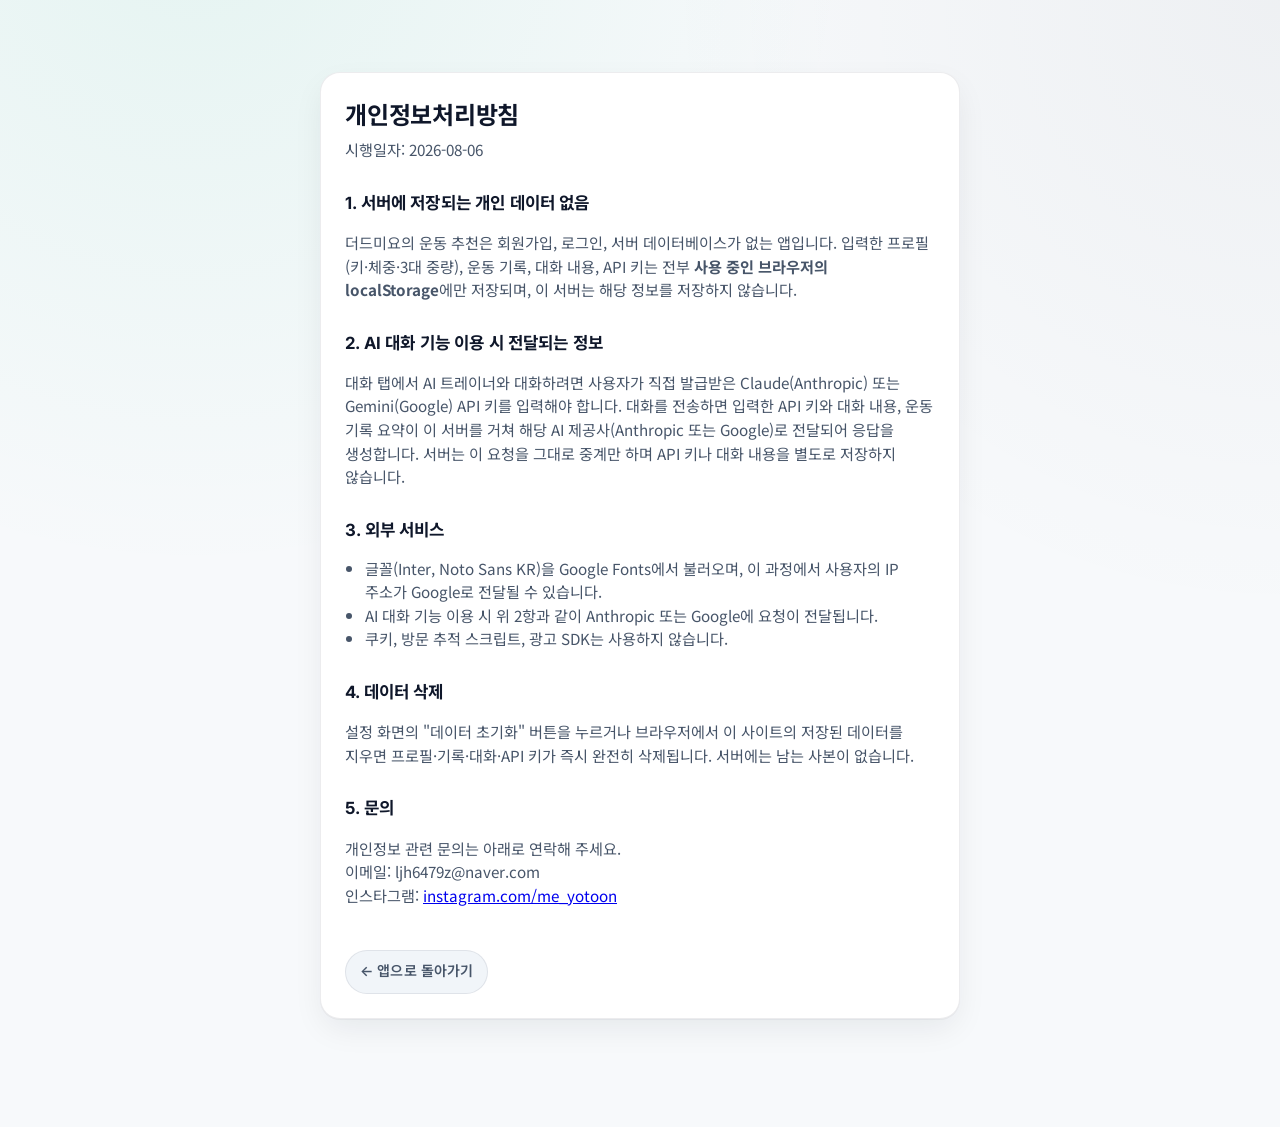
<file: privacy.html>
<!DOCTYPE html>
<html lang="ko">
<head>
<meta charset="UTF-8" />
<meta name="viewport" content="width=device-width, initial-scale=1.0" />
<title>개인정보처리방침 - 더드미요의 운동 추천</title>
<meta name="description" content="더드미요의 운동 추천 앱의 개인정보처리방침입니다." />
<meta name="color-scheme" content="only light" />
<meta name="theme-color" content="#F7F9FB" />
<link rel="icon" href="favicon.ico" sizes="any" />
<link rel="icon" href="icon-192.png" type="image/png" sizes="192x192" />
<link rel="preconnect" href="https://fonts.googleapis.com" />
<link rel="preconnect" href="https://fonts.gstatic.com" crossorigin />
<link href="https://fonts.googleapis.com/css2?family=Inter:wght@400;600;700;800&family=Noto+Sans+KR:wght@400;600;700;800&display=swap" rel="stylesheet" />
<link rel="stylesheet" href="style.css" />
</head>
<body>
<div class="app-container">
  <div class="card privacy-card">
    <h1>개인정보처리방침</h1>
    <p class="subtitle">시행일자: 2026-08-06</p>

    <h2>1. 서버에 저장되는 개인 데이터 없음</h2>
    <p>
      더드미요의 운동 추천은 회원가입, 로그인, 서버 데이터베이스가 없는 앱입니다.
      입력한 프로필(키·체중·3대 중량), 운동 기록, 대화 내용, API 키는 전부
      <strong>사용 중인 브라우저의 localStorage</strong>에만 저장되며, 이 서버는
      해당 정보를 저장하지 않습니다.
    </p>

    <h2>2. AI 대화 기능 이용 시 전달되는 정보</h2>
    <p>
      대화 탭에서 AI 트레이너와 대화하려면 사용자가 직접 발급받은 Claude(Anthropic)
      또는 Gemini(Google) API 키를 입력해야 합니다. 대화를 전송하면 입력한 API 키와
      대화 내용, 운동 기록 요약이 이 서버를 거쳐 해당 AI 제공사(Anthropic 또는
      Google)로 전달되어 응답을 생성합니다. 서버는 이 요청을 그대로 중계만 하며
      API 키나 대화 내용을 별도로 저장하지 않습니다.
    </p>

    <h2>3. 외부 서비스</h2>
    <ul>
      <li>글꼴(Inter, Noto Sans KR)을 Google Fonts에서 불러오며, 이 과정에서 사용자의 IP 주소가 Google로 전달될 수 있습니다.</li>
      <li>AI 대화 기능 이용 시 위 2항과 같이 Anthropic 또는 Google에 요청이 전달됩니다.</li>
      <li>쿠키, 방문 추적 스크립트, 광고 SDK는 사용하지 않습니다.</li>
    </ul>

    <h2>4. 데이터 삭제</h2>
    <p>
      설정 화면의 "데이터 초기화" 버튼을 누르거나 브라우저에서 이 사이트의 저장된
      데이터를 지우면 프로필·기록·대화·API 키가 즉시 완전히 삭제됩니다. 서버에는
      남는 사본이 없습니다.
    </p>

    <h2>5. 문의</h2>
    <p>
      개인정보 관련 문의는 아래로 연락해 주세요.<br />
      이메일: ljh6479z@naver.com<br />
      인스타그램:
      <a href="https://www.instagram.com/me_yotoon" target="_blank" rel="noopener noreferrer">instagram.com/me_yotoon</a>
    </p>

    <a class="back-link btn btn-ghost btn-small" href="/">← 앱으로 돌아가기</a>
  </div>
</div>
</body>
</html>
</file>
<file: style.css>
:root {
  color-scheme: only light;

  /* Kinetic Emerald Health - Stitch design system: vivid emerald accent
     on a cool slate/off-white neutral system, replacing the mascot's
     lavender/green palette. */
  --color-bg: #F7F9FB;
  --color-bg-alt: #F1F5F9;
  --color-surface: #FFFFFF;
  --color-surface-raised: #FFFFFF;
  --color-border: rgba(15, 23, 42, 0.08);
  --color-border-strong: rgba(15, 23, 42, 0.16);

  --color-text: #0F172A;
  --color-text-muted: #475569;
  --color-text-dim: #94A3B8;

  --color-accent: #10B981;
  --color-accent-hover: #059669;
  --color-accent-dim: rgba(16, 185, 129, 0.16);
  --color-accent-text: #FFFFFF;

  --color-yellow: #E2E8F0;
  --color-yellow-dim: rgba(16, 185, 129, 0.08);

  --color-danger: #DC2626;
  --color-warning-bg: #FFFBEB;
  --color-warning-border: #F59E0B;
  --color-warning-text: #92400E;

  --radius: 20px;
  --radius-sm: 12px;
  --shadow: 0 12px 32px -4px rgba(15, 23, 42, 0.08), 0 1px 0 rgba(15, 23, 42, 0.04);
  --shadow-sm: 0 4px 20px -2px rgba(15, 23, 42, 0.06);
  --shadow-ghost: none;
  --shadow-ghost-active: none;
  --shadow-pop: 0 8px 24px -4px rgba(16, 185, 129, 0.35);
  --overlay-tint: rgba(15, 23, 42, 0.45);
  --scrollbar-thumb: rgba(15, 23, 42, 0.2);
  --bg-glow-1: rgba(16, 185, 129, 0.08);
  --bg-glow-2: rgba(15, 23, 42, 0.04);
  --nav-bg: rgba(247, 249, 251, 0.94);

  --bounce: cubic-bezier(0.2, 0.8, 0.2, 1);

  /* Inter for numbers/UI chrome (tabular figures for timers), Noto Sans KR
     as the Korean-legible body/heading counterpart - the closest widely
     available match to the design system's Pretendard recommendation. */
  --font-display: "Inter", "Noto Sans KR", "Malgun Gothic", "Apple SD Gothic Neo", sans-serif;
  --font-body: "Noto Sans KR", "Inter", "Malgun Gothic", "Apple SD Gothic Neo", -apple-system, BlinkMacSystemFont, "Segoe UI", sans-serif;
}

:root[data-theme="dark"] {
  color-scheme: only dark;

  --color-bg: #000000;
  --color-bg-alt: #0A0A0A;
  --color-surface: #121212;
  --color-surface-raised: #1A1A1A;
  --color-border: rgba(255, 255, 255, 0.1);
  --color-border-strong: rgba(255, 255, 255, 0.18);

  --color-text: #FFFFFF;
  --color-text-muted: #CCCCCC;
  --color-text-dim: #888888;

  /* The dark theme keeps its true-black ground; the accent stays the
     Kinetic Emerald primary, lightened so it still carries on black. */
  --color-accent: #34D399;
  --color-accent-hover: #6EE7B7;
  --color-accent-dim: rgba(52, 211, 153, 0.2);
  --color-accent-text: #062B20;

  --color-yellow: #263238;
  --color-yellow-dim: rgba(52, 211, 153, 0.1);

  --color-danger: #FF7A6B;
  --color-warning-bg: rgba(255, 183, 77, 0.14);
  --color-warning-border: #FFB74D;
  --color-warning-text: #FFCC80;

  --shadow: 0 12px 32px -4px rgba(0, 0, 0, 0.6);
  --shadow-sm: 0 4px 20px -2px rgba(0, 0, 0, 0.5);
  --shadow-ghost: none;
  --shadow-ghost-active: none;
  --shadow-pop: 0 8px 24px -4px rgba(52, 211, 153, 0.4);
  --overlay-tint: rgba(0, 0, 0, 0.75);
  --scrollbar-thumb: rgba(255, 255, 255, 0.25);
  --bg-glow-1: rgba(52, 211, 153, 0.1);
  --bg-glow-2: rgba(255, 255, 255, 0.04);
  --nav-bg: rgba(10, 10, 10, 0.94);
}

* {
  box-sizing: border-box;
  -webkit-tap-highlight-color: transparent;
}

html {
  overflow-x: hidden;
}

body {
  margin: 0;
  overflow-x: hidden;
  word-break: keep-all;
  font-family: var(--font-body);
  background:
    radial-gradient(circle at 15% -10%, var(--bg-glow-1) 0%, transparent 45%),
    radial-gradient(circle at 100% 0%, var(--bg-glow-2) 0%, transparent 40%),
    var(--color-bg);
  background-attachment: fixed;
  color: var(--color-text);
  line-height: 1.55;
  -webkit-font-smoothing: antialiased;
}

.app-container {
  max-width: 1040px;
  margin: 0 auto;
  padding: 24px 16px 60px;
}

@media (max-width: 480px) {
  body {
    /* fixed attachment is jank-prone on mobile Safari */
    background-attachment: scroll;
  }

  .app-container {
    padding: 16px 12px 48px;
  }
}

.detail-container {
  max-width: 640px;
}

.hidden {
  display: none !important;
}

h1 {
  font-family: var(--font-display);
  font-size: 1.8rem;
  font-weight: 700;
  letter-spacing: -0.01em;
  margin: 0 0 4px;
  color: var(--color-text);
}

@media (max-width: 480px) {
  h1 {
    font-size: 1.5rem;
  }
}

@media (max-width: 700px) {
  .main-header {
    flex-direction: column;
    align-items: stretch;
    gap: 14px;
    margin-bottom: 20px;
  }

  .main-header-actions {
    display: flex;
    flex-wrap: wrap;
    gap: 8px;
  }

  .main-header-actions .btn {
    flex: 1 1 calc(50% - 4px);
  }
}

h2 {
  font-family: var(--font-display);
  font-size: 1.2rem;
  font-weight: 700;
  letter-spacing: 0.01em;
  margin: 0 0 14px;
  color: var(--color-text);
}

.subtitle {
  color: var(--color-text-muted);
  margin: 0 0 24px;
  font-size: 1rem;
}

.card {
  position: relative;
  overflow: hidden;
  background: var(--color-surface);
  border: 1px solid var(--color-border);
  border-radius: var(--radius);
  box-shadow: var(--shadow);
  padding: 24px;
}

@media (max-width: 480px) {
  .card {
    padding: 18px;
  }
}

.onboarding-card {
  max-width: 460px;
  margin: 48px auto 0;
  text-align: center;
}

.import-hint {
  text-align: center;
  color: var(--color-text-muted);
  font-size: 0.92rem;
  margin: 18px 0 0;
}

.link-btn {
  background: none;
  border: none;
  padding: 0;
  color: var(--color-text);
  font-weight: 700;
  font-size: inherit;
  font-family: inherit;
  cursor: pointer;
  text-decoration: underline;
  text-decoration-color: var(--color-accent-hover);
  text-decoration-thickness: 2px;
  touch-action: manipulation;
}

.form-row {
  margin-bottom: 16px;
  display: flex;
  flex-direction: column;
  gap: 7px;
  text-align: left;
}

.form-row label {
  font-size: 0.85rem;
  font-weight: 700;
  letter-spacing: 0.03em;
  color: var(--color-text-muted);
}

/* Two short number fields share one line instead of taking a row each. They are
   hidden independently (a bodyweight exercise has no weight), and whichever is
   left keeps the line to itself. */
.form-row-group {
  display: flex;
  gap: 10px;
  max-width: 340px;
}

.form-row-group > .form-row {
  flex: 1;
  min-width: 0;
}

/* Narrower fields need less padding, but the tap target stays at min-height. */
.form-row-group input {
  font-size: 1rem;
  padding: 11px 12px;
}

.form-hint {
  font-size: 0.8rem;
  font-weight: 600;
  color: var(--color-text-muted);
  margin: -2px 0 2px;
}

input, select {
  font-family: inherit;
  font-size: 1.05rem;
  font-weight: 600;
  padding: 13px 14px;
  min-height: 48px;
  border: 1px solid var(--color-border);
  border-radius: var(--radius-sm);
  background: var(--color-surface);
  color: var(--color-text);
  width: 100%;
  touch-action: manipulation;
  transition: border-color 0.15s ease, box-shadow 0.15s ease;
}

input[type="number"] {
  font-variant-numeric: tabular-nums;
  font-weight: 700;
}

input::placeholder {
  color: var(--color-text-dim);
  font-weight: 500;
}

input:focus, select:focus {
  outline: none;
  border-color: var(--color-accent-hover);
  box-shadow: 0 0 0 4px var(--color-accent-dim);
}

select {
  cursor: pointer;
}

.btn {
  display: inline-flex;
  align-items: center;
  justify-content: center;
  font-family: var(--font-display);
  font-size: 1rem;
  font-weight: 600;
  letter-spacing: 0.01em;
  padding: 14px 20px;
  min-height: 48px;
  border-radius: 999px;
  border: none;
  text-decoration: none;
  cursor: pointer;
  touch-action: manipulation;
  transition: background-color 0.15s ease, box-shadow 0.2s ease, transform 0.15s var(--bounce), color 0.15s ease, border-color 0.15s ease;
}

.btn-primary {
  background: var(--color-accent);
  color: var(--color-accent-text);
  border: none;
  box-shadow: var(--shadow-pop);
}

.btn-primary:hover {
  background: var(--color-accent-hover);
  transform: translateY(-1px);
  box-shadow: 0 10px 28px -4px rgba(16, 185, 129, 0.45);
}

.btn-primary:active {
  transform: translateY(0);
  box-shadow: 0 4px 12px -4px rgba(16, 185, 129, 0.4);
}

.btn-ghost {
  background: var(--color-bg-alt);
  color: var(--color-text-muted);
  border: 1px solid var(--color-border);
  box-shadow: none;
}

.btn-ghost:hover {
  border-color: var(--color-border-strong);
  color: var(--color-text);
  background: var(--color-yellow-dim);
  transform: none;
}

.btn-ghost:active {
  transform: none;
  box-shadow: none;
}

.mode-toggle {
  display: flex;
  gap: 8px;
}

.mode-toggle-btn {
  flex: 1;
  font-family: var(--font-display);
  font-size: 1rem;
  font-weight: 700;
  padding: 13px 18px;
  min-height: 48px;
  border-radius: var(--radius-sm);
  border: 1px solid var(--color-border);
  background: var(--color-surface);
  color: var(--color-text-muted);
  cursor: pointer;
  touch-action: manipulation;
  transition: background-color 0.15s ease, color 0.15s ease, transform 0.2s var(--bounce);
}

.mode-toggle-btn:hover {
  background: var(--color-yellow-dim);
  color: var(--color-text);
  transform: none;
}

.theme-toggle {
  display: inline-flex;
}

.theme-toggle .mode-toggle-btn {
  flex: none;
  padding: 9px 14px;
  min-height: 44px;
  font-size: 0.88rem;
}

.mode-toggle-btn.active {
  background: var(--color-accent);
  border-color: var(--color-border);
  color: var(--color-accent-text);
}

.chip-group {
  display: flex;
  flex-wrap: wrap;
  gap: 8px;
}

.chip {
  font-family: var(--font-display);
  font-size: 0.92rem;
  font-weight: 700;
  padding: 9px 16px;
  border-radius: 999px;
  border: 1px solid var(--color-border);
  background: var(--color-surface);
  color: var(--color-text-muted);
  cursor: pointer;
  touch-action: manipulation;
  transition: background-color 0.15s ease, color 0.15s ease, transform 0.2s var(--bounce);
}

.chip:hover {
  background: var(--color-yellow-dim);
  color: var(--color-text);
  transform: none;
}

.chip.active {
  background: var(--color-accent);
  border-color: var(--color-border);
  color: var(--color-accent-text);
}

/* User-added exercises pair the chip with a delete button. The two buttons sit
   side by side and are squared off where they meet, so they read as one pill. */
.chip-deletable {
  display: inline-flex;
  align-items: stretch;
}

.chip-deletable .chip {
  border-radius: 999px 0 0 999px;
  border-right-width: 1px;
}

.chip-deletable .chip:hover {
  transform: none;
}

.chip-delete-btn {
  font-family: var(--font-display);
  font-size: 1rem;
  font-weight: 700;
  line-height: 1;
  padding: 9px 12px 9px 8px;
  border: 1px solid var(--color-border);
  border-left-width: 1px;
  border-radius: 0 999px 999px 0;
  background: var(--color-surface);
  color: var(--color-text-muted);
  cursor: pointer;
  touch-action: manipulation;
  transition: background-color 0.15s ease, color 0.15s ease;
}

.chip-delete-btn:hover {
  background: var(--color-danger);
  color: #fff;
}

.chip-deletable.active .chip-delete-btn {
  background: var(--color-accent);
  color: var(--color-accent-text);
}

.chip-deletable.active .chip-delete-btn:hover {
  background: var(--color-danger);
  color: #fff;
}

.btn:disabled {
  opacity: 0.5;
  cursor: not-allowed;
  transform: none !important;
}

.btn-small {
  padding: 9px 14px;
  min-height: 44px;
  font-size: 0.88rem;
}

.btn-block {
  width: 100%;
}

.form-actions {
  display: flex;
  gap: 10px;
}

.main-header {
  display: flex;
  align-items: center;
  justify-content: space-between;
  gap: 10px;
  margin-bottom: 28px;
}

.main-header-actions {
  display: flex;
  gap: 8px;
  flex-wrap: wrap;
}

/* ---------- bottom tab navigation (mobile only) ---------- */

/* Shown only inside the 700px media query below; the onboarding screen never
   shows it because .main-active is only set once the main screen is up. */
.bottom-nav {
  display: none;
  position: fixed;
  left: 0;
  right: 0;
  bottom: 0;
  z-index: 50;
  gap: 2px;
  background: var(--nav-bg);
  backdrop-filter: blur(12px);
  -webkit-backdrop-filter: blur(12px);
  border-top: 1px solid var(--color-border);
  padding-bottom: env(safe-area-inset-bottom);
}

body:not(.main-active) .bottom-nav {
  display: none !important;
}

.bottom-nav-btn {
  flex: 1;
  display: flex;
  flex-direction: column;
  align-items: center;
  justify-content: center;
  gap: 2px;
  min-height: 56px;
  margin: 6px 3px;
  padding: 6px 4px;
  border: none;
  border-radius: var(--radius-sm);
  background: none;
  color: var(--color-text-muted);
  font-family: var(--font-display);
  text-decoration: none;
  cursor: pointer;
  transition: color 0.15s ease, background-color 0.15s ease, transform 0.2s var(--bounce);
}

.bottom-nav-btn:active {
  transform: scale(0.94);
}

.bottom-nav-btn[aria-current="page"] {
  color: var(--color-text);
  background: var(--color-accent-dim);
}

.bottom-nav-icon {
  position: relative;
  font-size: 1.15rem;
  line-height: 1;
}

.bottom-nav-label {
  font-size: 0.72rem;
  font-weight: 700;
  letter-spacing: 0.01em;
}

.bottom-nav-dot {
  display: none;
  position: absolute;
  top: -2px;
  right: -5px;
  width: 7px;
  height: 7px;
  border-radius: 50%;
  background: var(--color-danger);
}

.bottom-nav-btn.timer-active .bottom-nav-dot {
  display: block;
}

.modal-overlay {
  position: fixed;
  inset: 0;
  background: var(--overlay-tint);
  display: flex;
  align-items: center;
  justify-content: center;
  padding: 20px;
  z-index: 100;
}

.modal-card {
  width: 100%;
  max-width: 420px;
  max-height: 90vh;
  overflow-y: auto;
}

.chat-section {
  margin-bottom: 20px;
}

.chat-section-header {
  display: flex;
  align-items: center;
  justify-content: space-between;
  gap: 10px;
  margin-bottom: 14px;
}

.chat-section-header h2 {
  margin: 0;
}

.chat-section-actions {
  display: flex;
  flex-shrink: 0;
  gap: 6px;
}

.chat-memo {
  flex-shrink: 0;
  margin-bottom: 10px;
  padding: 8px 12px;
  border: 1px solid var(--color-border-strong);
  border-radius: var(--radius-sm);
  background: var(--color-yellow-dim);
}

.chat-memo summary {
  cursor: pointer;
  font-size: 0.9rem;
  font-weight: 700;
  color: var(--color-text);
}

.chat-memo-hint {
  margin-left: 6px;
  font-size: 0.78rem;
  font-weight: 600;
  color: var(--color-text-muted);
}

.chat-memo-text {
  display: block;
  width: 100%;
  max-height: 30vh;
  margin: 8px 0;
  padding: 8px 10px;
  border: 1px solid var(--color-border-strong);
  border-radius: var(--radius-sm);
  background: var(--color-surface);
  color: var(--color-text);
  font-family: inherit;
  font-size: 0.88rem;
  line-height: 1.5;
  resize: vertical;
}

.chat-memo-actions {
  display: flex;
  justify-content: flex-end;
  gap: 6px;
}

.chat-messages {
  display: flex;
  flex-direction: column;
  gap: 10px;
  max-height: 420px;
  overflow-y: auto;
  margin-bottom: 14px;
  padding-right: 2px;
}

@media (max-width: 480px) {
  .chat-messages {
    max-height: 320px;
  }

  .chat-bubble {
    max-width: 92%;
  }
}

.chat-messages::-webkit-scrollbar {
  width: 6px;
}

.chat-messages::-webkit-scrollbar-thumb {
  background: var(--scrollbar-thumb);
  border-radius: 999px;
}

.chat-bubble {
  max-width: 85%;
  padding: 12px 16px;
  border-radius: 20px;
  font-size: 0.96rem;
  line-height: 1.55;
}

.chat-row {
  display: flex;
  align-items: flex-end;
  align-self: flex-start;
  gap: 8px;
  max-width: 88%;
}

.chat-row .chat-bubble {
  max-width: none;
  min-width: 0;
}

.chat-avatar {
  flex-shrink: 0;
  width: 36px;
  height: 36px;
  border-radius: 50%;
  background: var(--color-surface);
  border: 1px solid var(--color-border);
  padding: 3px;
  object-fit: contain;
}

.chat-bubble-user {
  align-self: flex-end;
  background: var(--color-accent);
  color: var(--color-accent-text);
  border: 1px solid var(--color-border);
  font-weight: 600;
  white-space: pre-wrap;
  border-bottom-right-radius: 6px;
}

.chat-bubble-assistant {
  align-self: flex-start;
  background: var(--color-surface);
  color: var(--color-text);
  border: 1px solid var(--color-border);
  border-bottom-left-radius: 6px;
}

.chat-bubble-error {
  background: var(--color-warning-bg);
  color: var(--color-warning-text);
  border: 2px solid var(--color-warning-border);
  white-space: pre-wrap;
}

.chat-bubble-assistant > *:first-child {
  margin-top: 0;
}

.chat-bubble-assistant > *:last-child {
  margin-bottom: 0;
}

.chat-bubble-assistant p {
  margin: 0 0 8px;
}

.chat-bubble-assistant h1,
.chat-bubble-assistant h2,
.chat-bubble-assistant h3,
.chat-bubble-assistant h4 {
  font-size: 1.05rem;
  font-weight: 700;
  color: var(--color-text);
  margin: 12px 0 6px;
}

.chat-bubble-assistant strong {
  color: var(--color-text);
  font-weight: 800;
}

.chat-bubble-assistant ul,
.chat-bubble-assistant ol {
  margin: 4px 0 10px;
  padding-left: 20px;
}

.chat-bubble-assistant li {
  margin-bottom: 4px;
}

.chat-bubble-assistant li::marker {
  color: var(--color-text-muted);
}

.chat-bubble-assistant code {
  background: var(--color-bg-alt);
  border: 1px solid var(--color-border);
  padding: 1px 6px;
  border-radius: 6px;
  font-size: 0.85em;
}

.chat-bubble-assistant a {
  color: var(--color-text);
  font-weight: 700;
  text-decoration: underline;
  text-decoration-color: var(--color-accent-hover);
  text-decoration-thickness: 2px;
}

.chat-form {
  display: flex;
  gap: 8px;
}

.chat-form input {
  flex: 1;
}

.routine-take-btn {
  display: block;
  margin-top: 12px;
}

/* ---------- today's routine ---------- */

.routine-card {
  margin-bottom: 20px;
}

.routine-card-header {
  display: flex;
  align-items: center;
  gap: 10px;
  margin-bottom: 12px;
}

.routine-card-header h2 {
  margin: 0;
}

.routine-progress {
  flex: 1;
  font-family: var(--font-display);
  font-size: 0.85rem;
  font-weight: 700;
  color: var(--color-text-muted);
}

.routine-list {
  list-style: none;
  margin: 0;
  padding: 0;
  display: flex;
  flex-direction: column;
  gap: 8px;
}

.routine-item {
  width: 100%;
  display: flex;
  align-items: center;
  gap: 10px;
  min-height: 52px;
  padding: 10px 14px;
  border: 1px solid var(--color-border-strong);
  border-radius: var(--radius-sm);
  background: var(--color-surface);
  color: var(--color-text);
  font-family: inherit;
  font-size: 0.95rem;
  text-align: left;
  cursor: pointer;
  touch-action: manipulation;
  transition: transform 0.2s var(--bounce), background-color 0.15s ease;
}

.routine-item:active {
  transform: scale(0.98);
}

.routine-item-check {
  flex-shrink: 0;
  width: 26px;
  height: 26px;
  display: inline-flex;
  align-items: center;
  justify-content: center;
  border-radius: 50%;
  border: 1px solid var(--color-border-strong);
  font-family: var(--font-display);
  font-size: 0.8rem;
  font-weight: 700;
  color: var(--color-text-muted);
}

.routine-item-name {
  flex: 1;
  min-width: 0;
  font-weight: 700;
}

.routine-item-detail {
  flex-shrink: 0;
  font-family: var(--font-display);
  font-size: 0.88rem;
  font-weight: 600;
  color: var(--color-text-muted);
}

.routine-item-done {
  background: var(--color-accent-dim);
}

.routine-item-done .routine-item-check {
  background: var(--color-accent);
  border-color: var(--color-accent);
  color: var(--color-accent-text);
}

.routine-item-done .routine-item-name {
  color: var(--color-text-muted);
  text-decoration: line-through;
}

.log-panel-grid {
  display: grid;
  grid-template-columns: 1fr 1fr;
  gap: 20px;
  align-items: start;
}

@media (max-width: 800px) {
  .log-panel-grid {
    grid-template-columns: 1fr;
  }

  /* on mobile, logging a workout is the primary action -
     put the form above the (potentially long) history list */
  .form-column {
    order: -1;
  }
}

.history-column-header {
  display: flex;
  align-items: center;
  justify-content: space-between;
  gap: 10px;
  margin-bottom: 14px;
}

.history-column-header h2 {
  margin: 0;
}

.timer-card {
  margin-bottom: 20px;
  text-align: center;
}

.timer-reset-corner {
  position: absolute;
  top: 12px;
  right: 12px;
  padding: 5px 10px;
  min-height: 0;
  font-size: 0.72rem;
  border-width: 1.5px;
  border-radius: 999px;
  opacity: 0.8;
}

.timer-reset-corner:hover {
  opacity: 1;
}

.timer-display {
  font-family: var(--font-display);
  font-size: 2.8rem;
  font-weight: 700;
  font-variant-numeric: tabular-nums;
  letter-spacing: 0.02em;
  color: var(--color-text);
  text-align: center;
  margin: 4px 0 6px;
}

.segment-timer {
  display: flex;
  align-items: baseline;
  justify-content: center;
  gap: 8px;
  margin-bottom: 16px;
}

.segment-timer-label {
  font-size: 0.82rem;
  font-weight: 700;
  color: var(--color-text-muted);
}

.segment-timer-display {
  font-size: 1.35rem;
  font-weight: 700;
  font-variant-numeric: tabular-nums;
  color: var(--color-text);
}

@media (max-width: 480px) {
  .timer-display {
    font-size: 2.2rem;
  }

  .timer-controls {
    flex-wrap: wrap;
  }

  .timer-controls .btn {
    min-width: calc(50% - 4px);
  }
}

.timer-controls {
  display: flex;
  gap: 8px;
  margin-bottom: 14px;
}

.timer-controls .btn {
  flex: 1;
}

.timer-laps {
  list-style: none;
  margin: 0;
  padding: 0;
  display: flex;
  flex-direction: column;
  gap: 6px;
  max-height: 180px;
  overflow-y: auto;
  text-align: left;
}

.timer-laps:empty {
  display: none;
}

.timer-lap-item {
  display: flex;
  align-items: center;
  justify-content: space-between;
  font-size: 0.88rem;
  font-weight: 600;
  padding: 8px 12px;
  background: var(--color-bg-alt);
  border: 1px solid var(--color-border);
  border-radius: var(--radius-sm);
}

.timer-lap-item span:last-child {
  font-variant-numeric: tabular-nums;
  color: var(--color-text);
  font-weight: 700;
}

.log-form-placeholder {
  display: flex;
  align-items: center;
  justify-content: center;
  min-height: 240px;
  text-align: center;
}

.log-form-placeholder .empty-message {
  padding: 0;
}

.sets-container {
  display: flex;
  flex-direction: column;
  gap: 8px;
}

.set-row {
  display: flex;
  align-items: center;
  gap: 8px;
}

.set-row span {
  font-size: 0.86rem;
  font-weight: 700;
  color: var(--color-text-muted);
  min-width: 48px;
}

.set-row input {
  flex: 1;
}

/* A set's three values are edited in a modal, so the row itself is a button
   showing the current summary rather than an input. */
.set-open-btn {
  flex: 1;
  font-family: inherit;
  font-size: 1rem;
  font-weight: 700;
  font-variant-numeric: tabular-nums;
  text-align: left;
  padding: 13px 14px;
  min-height: 48px;
  border: 1px solid var(--color-border);
  border-radius: var(--radius-sm);
  background: var(--color-surface);
  color: var(--color-text);
  cursor: pointer;
  touch-action: manipulation;
  transition: background-color 0.15s ease, transform 0.2s var(--bounce);
}

.set-open-btn:hover {
  background: var(--color-yellow-dim);
}

.set-open-btn:active {
  transform: scale(0.98);
}

.set-open-btn-fail {
  background: var(--color-warning-bg);
  border-color: var(--color-warning-border);
  color: var(--color-warning-text);
}

.set-remove-btn {
  background: transparent;
  border: none;
  color: var(--color-danger);
  font-size: 1.2rem;
  cursor: pointer;
  padding: 4px 8px;
  transition: transform 0.2s var(--bounce);
}

.set-remove-btn:hover {
  transform: scale(1.2);
}

.history-list {
  display: flex;
  flex-direction: column;
  gap: 10px;
}

.history-day-compact {
  display: flex;
  align-items: center;
  gap: 14px;
  width: 100%;
  min-height: 48px;
  background: var(--color-surface);
  border: 1px solid var(--color-border);
  border-radius: var(--radius-sm);
  box-shadow: var(--shadow-sm);
  padding: 14px 16px;
  font: inherit;
  color: inherit;
  cursor: pointer;
  text-align: left;
  touch-action: manipulation;
  transition: box-shadow 0.15s ease, transform 0.2s var(--bounce);
}

.history-day-compact:hover {
  box-shadow: var(--shadow-pop);
  transform: translateY(-2px);
}

.history-day-compact:active {
  transform: translateY(0) scale(0.98);
}

.history-day-compact[aria-expanded="true"] {
  background: var(--color-accent-dim);
  box-shadow: var(--shadow-pop);
}

.history-day-chevron {
  flex-shrink: 0;
  width: 0;
  height: 0;
  border-top: 5px solid transparent;
  border-bottom: 5px solid transparent;
  border-left: 6px solid var(--color-text-muted);
  transition: transform 0.15s ease;
}

.history-day-compact[aria-expanded="true"] .history-day-chevron {
  transform: rotate(90deg);
  border-left-color: var(--color-accent-hover);
}

.history-day-detail {
  margin: 8px 0 4px 3px;
  padding: 14px 0 0 13px;
  border-left: 2px solid var(--color-border);
}

.history-day-compact .history-day-date {
  font-weight: 700;
  font-variant-numeric: tabular-nums;
  font-size: 0.95rem;
  white-space: nowrap;
  color: var(--color-text);
}

.history-day-compact .history-day-title {
  flex: 1;
  font-weight: 500;
  font-size: 0.92rem;
  color: var(--color-text-muted);
  overflow: hidden;
  text-overflow: ellipsis;
  white-space: nowrap;
}

.history-day-compact .history-day-count {
  font-size: 0.78rem;
  font-weight: 700;
  color: var(--color-text);
  white-space: nowrap;
  background: var(--color-accent-dim);
  padding: 3px 10px;
  border-radius: 999px;
}

.detail-card {
  margin-bottom: 12px;
  border-left: 3px solid var(--color-accent);
  padding-left: 10px;
}

.detail-card-header {
  display: flex;
  align-items: center;
  justify-content: space-between;
  margin-bottom: 8px;
}

.detail-card-title {
  font-weight: 700;
  font-size: 1.1rem;
}

.detail-card-weight {
  font-weight: 700;
  font-size: 1.15rem;
  font-variant-numeric: tabular-nums;
  color: var(--color-text);
}

.detail-card-meta {
  font-size: 0.88rem;
  color: var(--color-text-muted);
  margin-bottom: 12px;
}

.detail-sets {
  display: flex;
  flex-wrap: wrap;
  gap: 6px;
}

.detail-set-chip {
  font-size: 0.82rem;
  font-weight: 700;
  font-variant-numeric: tabular-nums;
  padding: 5px 12px;
  border-radius: 999px;
  background: var(--color-bg-alt);
  border: 1px solid var(--color-border);
  color: var(--color-text);
}

.detail-set-chip-fail {
  background: var(--color-warning-bg);
  border-color: var(--color-warning-border);
  color: var(--color-warning-text);
}

.detail-card-actions {
  display: flex;
  gap: 8px;
  margin-top: 12px;
  padding-top: 12px;
  border-top: 2px solid var(--color-border);
}

.detail-card-actions .btn {
  flex: 1;
}

.history-item-fail {
  color: var(--color-danger);
  font-weight: 700;
}

.empty-message {
  display: flex;
  flex-direction: column;
  align-items: center;
  gap: 10px;
  color: var(--color-text-muted);
  font-size: 0.95rem;
  text-align: center;
  padding: 20px 0;
}

.empty-message p {
  margin: 0;
}

.mascot-illustration {
  width: 96px;
  height: auto;
  display: block;
  margin: 0 auto 12px;
}

.mascot-illustration-small {
  width: 64px;
  margin-bottom: 0;
}

.mascot-toast {
  position: fixed;
  left: 50%;
  bottom: 24px;
  transform: translate(-50%, 8px);
  z-index: 60;
  display: flex;
  align-items: center;
  gap: 10px;
  max-width: calc(100% - 32px);
  background: var(--color-surface);
  border: 1px solid var(--color-border);
  border-radius: 999px;
  box-shadow: var(--shadow);
  padding: 8px 20px 8px 8px;
  opacity: 0;
  pointer-events: none;
  transition: opacity 0.25s ease, transform 0.25s var(--bounce);
}

.mascot-toast.mascot-toast-visible {
  opacity: 1;
  transform: translate(-50%, 0);
}

.mascot-toast-img {
  width: 40px;
  height: 40px;
  object-fit: contain;
  flex-shrink: 0;
}

.mascot-toast-text {
  margin: 0;
  font-family: var(--font-display);
  font-size: 0.92rem;
  font-weight: 700;
  color: var(--color-text);
}

@media (max-width: 700px) {
  .mascot-toast {
    bottom: calc(80px + env(safe-area-inset-bottom));
  }
}

/* ---------- mobile tab switching ----------
   Kept last in the file on purpose: these rules override base display values
   (.bottom-nav, .main-header-actions) that are declared further up, and only
   source order separates same-specificity rules. Above 700px nothing here
   applies, so the desktop layout is untouched. */

@media (max-width: 700px) {
  .bottom-nav {
    display: flex;
  }

  .app-container {
    padding-bottom: calc(72px + env(safe-area-inset-bottom));
  }

  body[data-active-tab] [data-tab] {
    display: none;
  }

  body[data-active-tab="chat"] [data-tab="chat"],
  body[data-active-tab="log"] [data-tab="log"],
  body[data-active-tab="timer"] [data-tab="timer"] {
    display: block;
  }

  body[data-active-tab="settings"] [data-tab="settings"] {
    display: flex;
  }

  /* the timer stands alone in its own tab - no gap to a following card */
  .timer-card {
    margin-bottom: 0;
  }

  /* The chat tab fills the screen between the top padding and the bottom
     nav: the message list takes whatever is left and the input stays pinned
     just above the nav (and above the keyboard on Android, via
     interactive-widget=resizes-content in index.html). The app title is
     dropped here - the chat header already says where you are. */
  body[data-active-tab="chat"] .main-header {
    display: none;
  }

  body[data-active-tab="chat"] .chat-section {
    display: flex;
    flex-direction: column;
    height: calc(100vh - 100px - env(safe-area-inset-bottom));
    height: calc(100dvh - 100px - env(safe-area-inset-bottom));
    margin-bottom: 0;
    padding: 12px;
  }

  body[data-active-tab="chat"] .app-container {
    padding-top: 12px;
  }

  .chat-section-header {
    margin-bottom: 8px;
  }

  .chat-section-header h2 {
    font-size: 1rem;
  }

  /* two header buttons leave no room for the full title on a phone */
  .chat-title-brand {
    display: none;
  }

  .chat-section .chat-messages {
    flex: 1;
    min-height: 0;
    max-height: none;
    margin-bottom: 10px;
  }

  .chat-section .chat-bubble {
    max-width: 96%;
  }

  .chat-section .chat-row {
    max-width: 100%;
  }

  .chat-section .chat-avatar {
    width: 30px;
    height: 30px;
  }

  .chat-section #chat-empty {
    flex: 1;
  }

  .chat-form {
    flex-shrink: 0;
  }
}

/* ---------- privacy policy page ---------- */

.privacy-card {
  max-width: 640px;
  margin: 48px auto;
}

.privacy-card h1 {
  font-size: 1.5rem;
}

.privacy-card h2 {
  font-size: 1.05rem;
  margin-top: 28px;
}

.privacy-card p,
.privacy-card li {
  color: var(--color-text-muted);
  font-size: 0.95rem;
}

.privacy-card ul {
  padding-left: 20px;
  margin: 8px 0;
}

.privacy-card .back-link {
  display: inline-block;
  margin-top: 28px;
}
</file>
